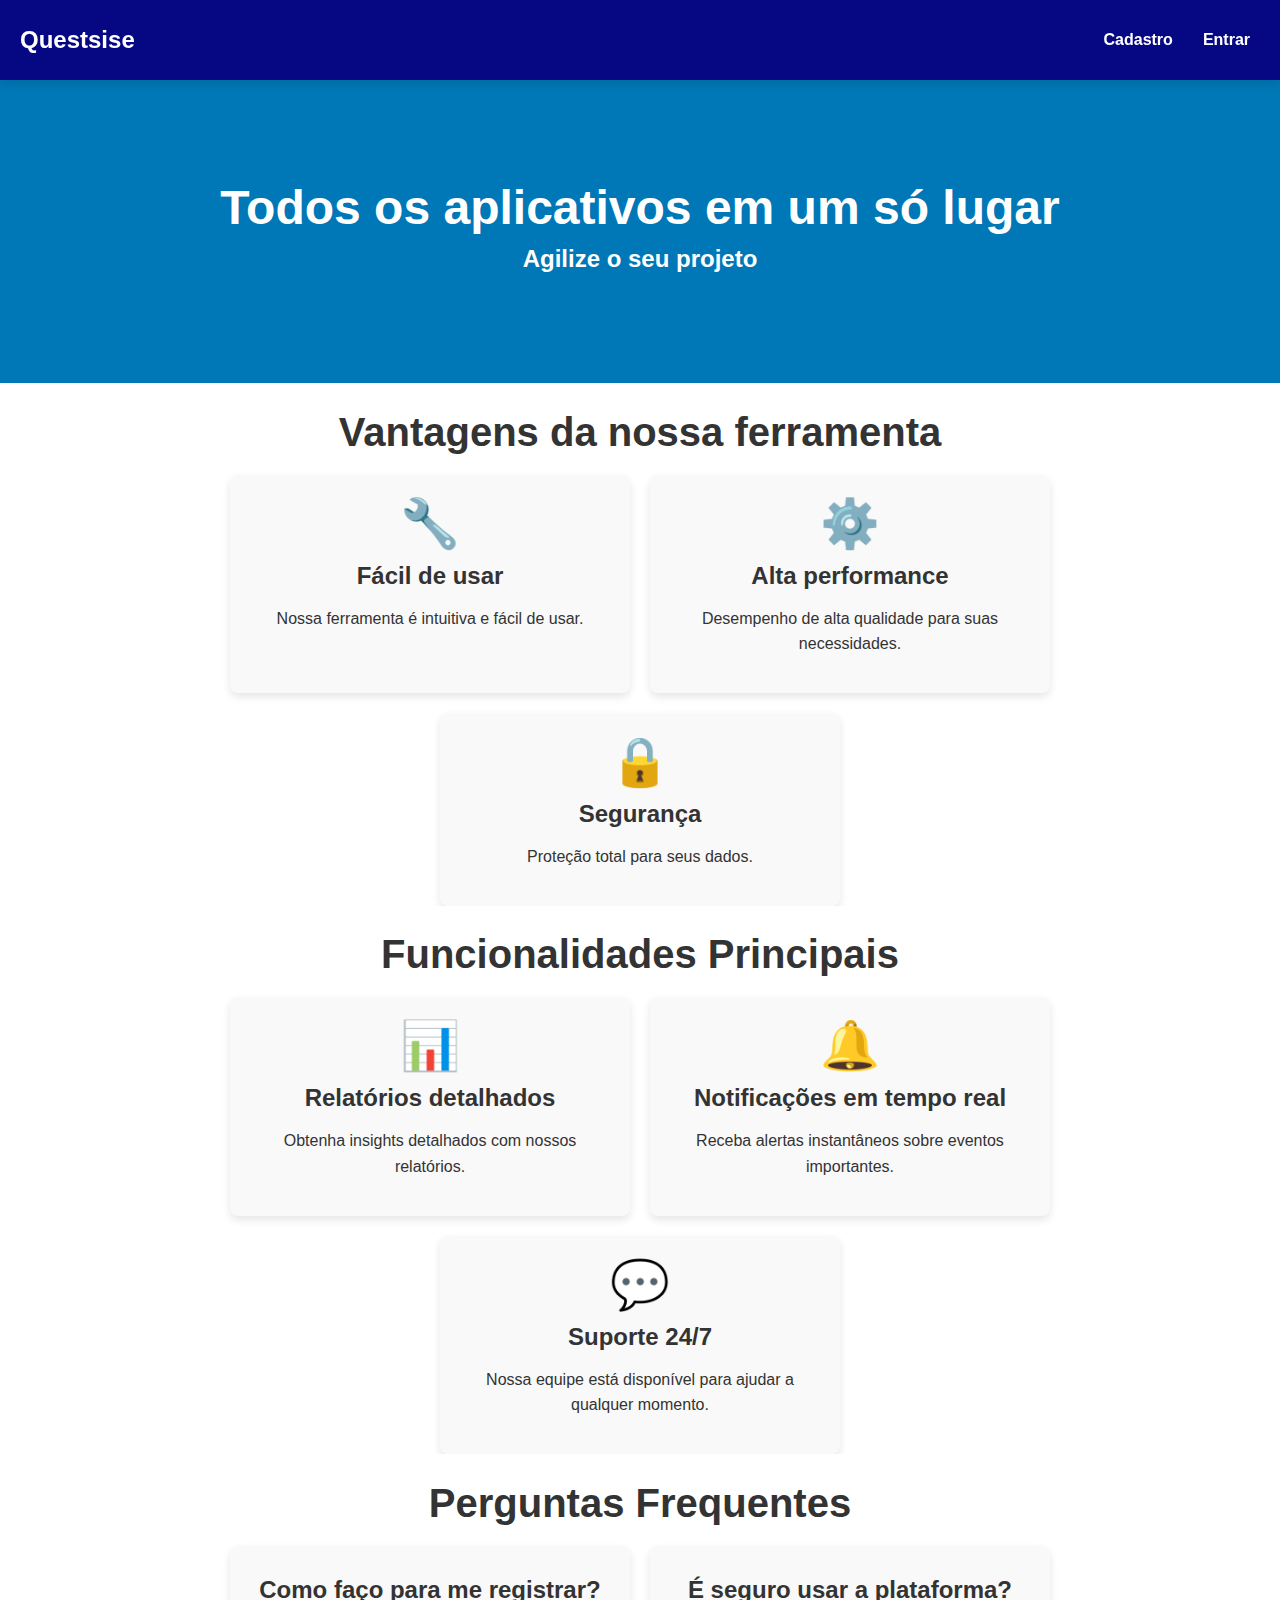
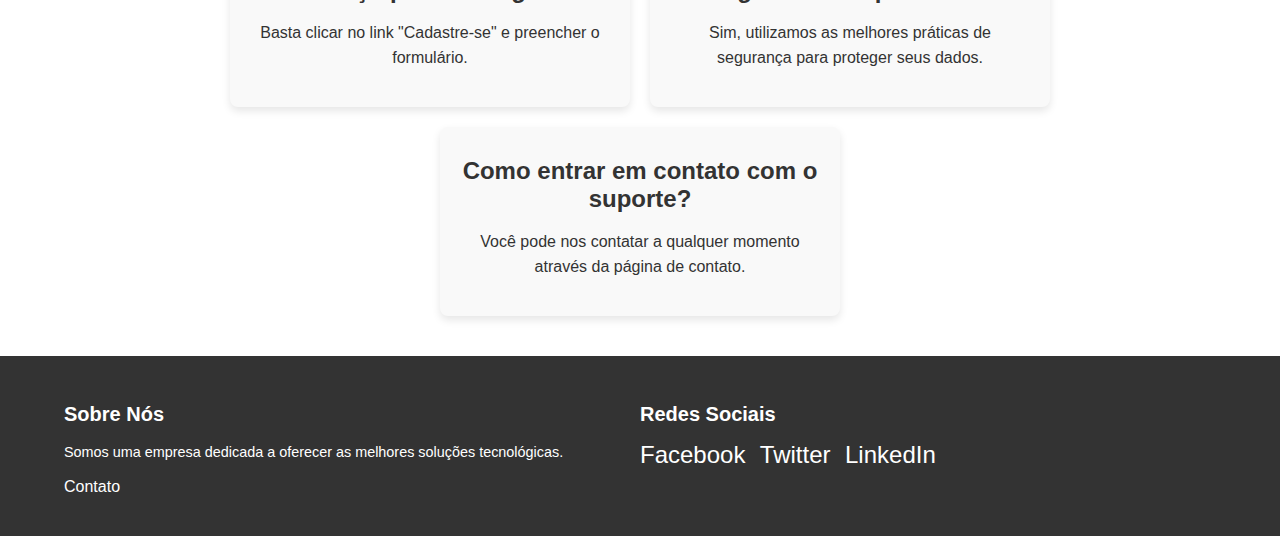
<file: index.html>
<!DOCTYPE html>
<html lang="pt-br">
<head>
    <meta charset="UTF-8">
    <meta name="viewport" content="width=device-width, initial-scale=1.0">
    <title>Questsise</title>
    <style>
        :root {
    --cor-branca: #ffffff;
    --cor-preta: #333333;
    --cor-azul-escuro: #050783;
    --cor-azul-medio: #0077b6;
    --cor-azul-claro: #007bff;
    --cor-cinza-claro: #f9f9f9;
    --cor-cinza-escuro: #333333;
    --cor-acento: #007bff;
    --cor-hover: #e3e3e3;
}

body, html {
    margin: 0;
    padding: 0;
    height: 100%;
    display: flex;
    flex-direction: column;
}

body {
    font-family: 'Arial', sans-serif;
    background-color: var(--cor-branca);
    color: var(--cor-preta);
    flex: 1;
}

a {
    text-decoration: none;
    color: var(--cor-branca);
    transition: color 0.3s;
}

a:hover {
    text-decoration: none;
    scale: 1.1;
}

header {
    background-color: var(--cor-azul-escuro);
    color: var(--cor-branca);
    padding: 10px 20px;
    display: flex;
    align-items: center;
    box-shadow: 0 4px 8px rgba(0, 0, 0, 0.1);
    position: fixed;
    width: 100%;
    top: 0;
    left: 0;
    box-sizing: border-box;
}

header .logo {
    margin: 0;
}

header .logo h1 {
    font-size: 1.5rem;
    font-weight: bold;
}

header nav {
    margin-left: auto;
    display: flex;
    gap: 10px;
}

header nav a {
    font-weight: bold;
    color: var(--cor-branca);
    padding: 5px 10px;
}

header nav a:hover {
    text-decoration: none;
    color: var(--cor-branca);
}

main {
    flex: 1;
    display: flex;
    flex-direction: column;
    margin-top: 80px;
    padding-bottom: 40px;
}

.hero {
    background-color: var(--cor-azul-medio);
    color: var(--cor-branca);
    padding: 100px 5%;
    text-align: center;
}

.hero .meio h1 {
    font-size: 3rem;
    margin: 0;
    font-weight: bold;
}

.hero .meio h3 {
    font-size: 1.5rem;
    margin: 10px 0;
}

section {
    text-align: center;
    background-color: var(--cor-branca);
}

section h1 {
    font-size: 2.5rem;
    margin-bottom: 20px;
    font-weight: bold;
}

section h3 {
    font-size: 1.25rem;
    margin-top: 10px;
}

.vantagens-conteudo, .funcionalidades-conteudo, .faq-conteudo {
    display: flex;
    justify-content: center;
    flex-wrap: wrap;
    gap: 20px;
    max-width: 1200px;
    margin: 0 auto;
}

.vantagem, .funcionalidade, .faq-item {
    background-color: var(--cor-cinza-claro);
    padding: 20px;
    border-radius: 8px;
    box-shadow: 0 4px 8px rgba(0, 0, 0, 0.1);
    flex: 1 1 calc(33.333% - 40px);
    max-width: calc(33.333% - 40px);
    transition: transform 0.3s, box-shadow 0.3s;
}

.vantagem .icone-vantagem, .funcionalidade .icone-funcionalidade {
    font-size: 3rem;
    color: var(--cor-acento);
    margin-bottom: 15px;
}

.vantagem h3, .funcionalidade h3, .faq-item h3 {
    font-size: 1.5rem;
    margin: 10px 0;
    font-weight: bold;
}

.vantagem p, .funcionalidade p, .faq-item p {
    font-size: 1rem;
    line-height: 1.6;
}

footer {
    width: 100%;
    background-color: var(--cor-cinza-escuro);
    color: var(--cor-branca);
    padding: 20px 5%;
    box-sizing: border-box;
    margin-top: auto;
}

.rodape-conteudo {
    display: flex;
    justify-content: space-between;
    flex-wrap: wrap;
}

.rodape-secao {
    flex: 1;
    min-width: 250px;
    margin-bottom: 20px;
}

.rodape-secao h4 {
    margin-bottom: 15px;
    font-size: 1.25rem;
    font-weight: bold;
}

.rodape-secao p {
    font-size: 0.9rem;
    line-height: 1.6;
}

.social-links a {
    display: inline-block;
    margin-right: 10px;
    text-decoration: none;
    color: var(--cor-branca);
    font-size: 1.5rem;
    transition: color 0.3s, transform 0.3s;
}

.social-links a:hover {
    color: var(--cor-hover);
    transform: scale(1.1);
}

@media (max-width: 768px) {
    header {
        padding: 20px 5%;
    }

    .hero {
        padding: 80px 5%;
    }

    section {
        padding: 40px 5%;
    }

    .rodape-conteudo {
        flex-direction: column;
        align-items: center;
    }

    .rodape-secao {
        text-align: center;
    }
}

@media (max-width: 480px) {
    .hero .meio h1 {
        font-size: 2.5rem;
    }

    .hero .meio h3 {
        font-size: 1.25rem;
    }

    .vantagem, .funcionalidade, .faq-item {
        flex: 1 1 100%;
        max-width: 100%;
    }
}

    </style>
</head>
<body>
    <header>
        <div class="logo">
            <h1>Questsise</h1>
        </div>
        <nav>
            <a href="cadastrocliente.html">Cadastro</a>
            <a href="login.html">Entrar</a>
        </nav>
    </header>

    <main>
        <section class="hero">
            <div class="meio">
                <h1>Todos os aplicativos em um só lugar</h1>
                <h3>Agilize o seu projeto</h3>
            </div>
        </section>

        <section class="vantagens">
            <h1>Vantagens da nossa ferramenta</h1>
            <div class="vantagens-conteudo">
                <div class="vantagem">
                    <span class="icone-vantagem">🔧</span>
                    <h3>Fácil de usar</h3>
                    <p>Nossa ferramenta é intuitiva e fácil de usar.</p>
                </div>
                <div class="vantagem">
                    <span class="icone-vantagem">⚙️</span>
                    <h3>Alta performance</h3>
                    <p>Desempenho de alta qualidade para suas necessidades.</p>
                </div>
                <div class="vantagem">
                    <span class="icone-vantagem">🔒</span>
                    <h3>Segurança</h3>
                    <p>Proteção total para seus dados.</p>
                </div>
            </div>
        </section>

        <section class="funcionalidades">
            <h1>Funcionalidades Principais</h1>
            <div class="funcionalidades-conteudo">
                <div class="funcionalidade">
                    <span class="icone-funcionalidade">📊</span>
                    <h3>Relatórios detalhados</h3>
                    <p>Obtenha insights detalhados com nossos relatórios.</p>
                </div>
                <div class="funcionalidade">
                    <span class="icone-funcionalidade">🔔</span>
                    <h3>Notificações em tempo real</h3>
                    <p>Receba alertas instantâneos sobre eventos importantes.</p>
                </div>
                <div class="funcionalidade">
                    <span class="icone-funcionalidade">💬</span>
                    <h3>Suporte 24/7</h3>
                    <p>Nossa equipe está disponível para ajudar a qualquer momento.</p>
                </div>
            </div>
        </section>

        <section class="faq">
            <h1>Perguntas Frequentes</h1>
            <div class="faq-conteudo">
                <div class="faq-item">
                    <h3>Como faço para me registrar?</h3>
                    <p>Basta clicar no link "Cadastre-se" e preencher o formulário.</p>
                </div>
                <div class="faq-item">
                    <h3>É seguro usar a plataforma?</h3>
                    <p>Sim, utilizamos as melhores práticas de segurança para proteger seus dados.</p>
                </div>
                <div class="faq-item">
                    <h3>Como entrar em contato com o suporte?</h3>
                    <p>Você pode nos contatar a qualquer momento através da página de contato.</p>
                </div>
            </div>
        </section>
    </main>

    <footer>
        <div class="rodape-conteudo">
            <div class="rodape-secao">
                <h4>Sobre Nós</h4>
                <p>Somos uma empresa dedicada a oferecer as melhores soluções tecnológicas.</p>
                <a href="contato.html">Contato</a>
            </div>
            
            <div class="rodape-secao">
                <h4>Redes Sociais</h4>
                <div class="social-links">
                    <a href="https://www.facebook.com/">Facebook</a>
                    <a href="https://x.com/home">Twitter</a>
                    <a href="https://br.linkedin.com/?">LinkedIn</a>
                </div>
            </div>
        </div>
    </footer>
</body>
</html>
</file>
